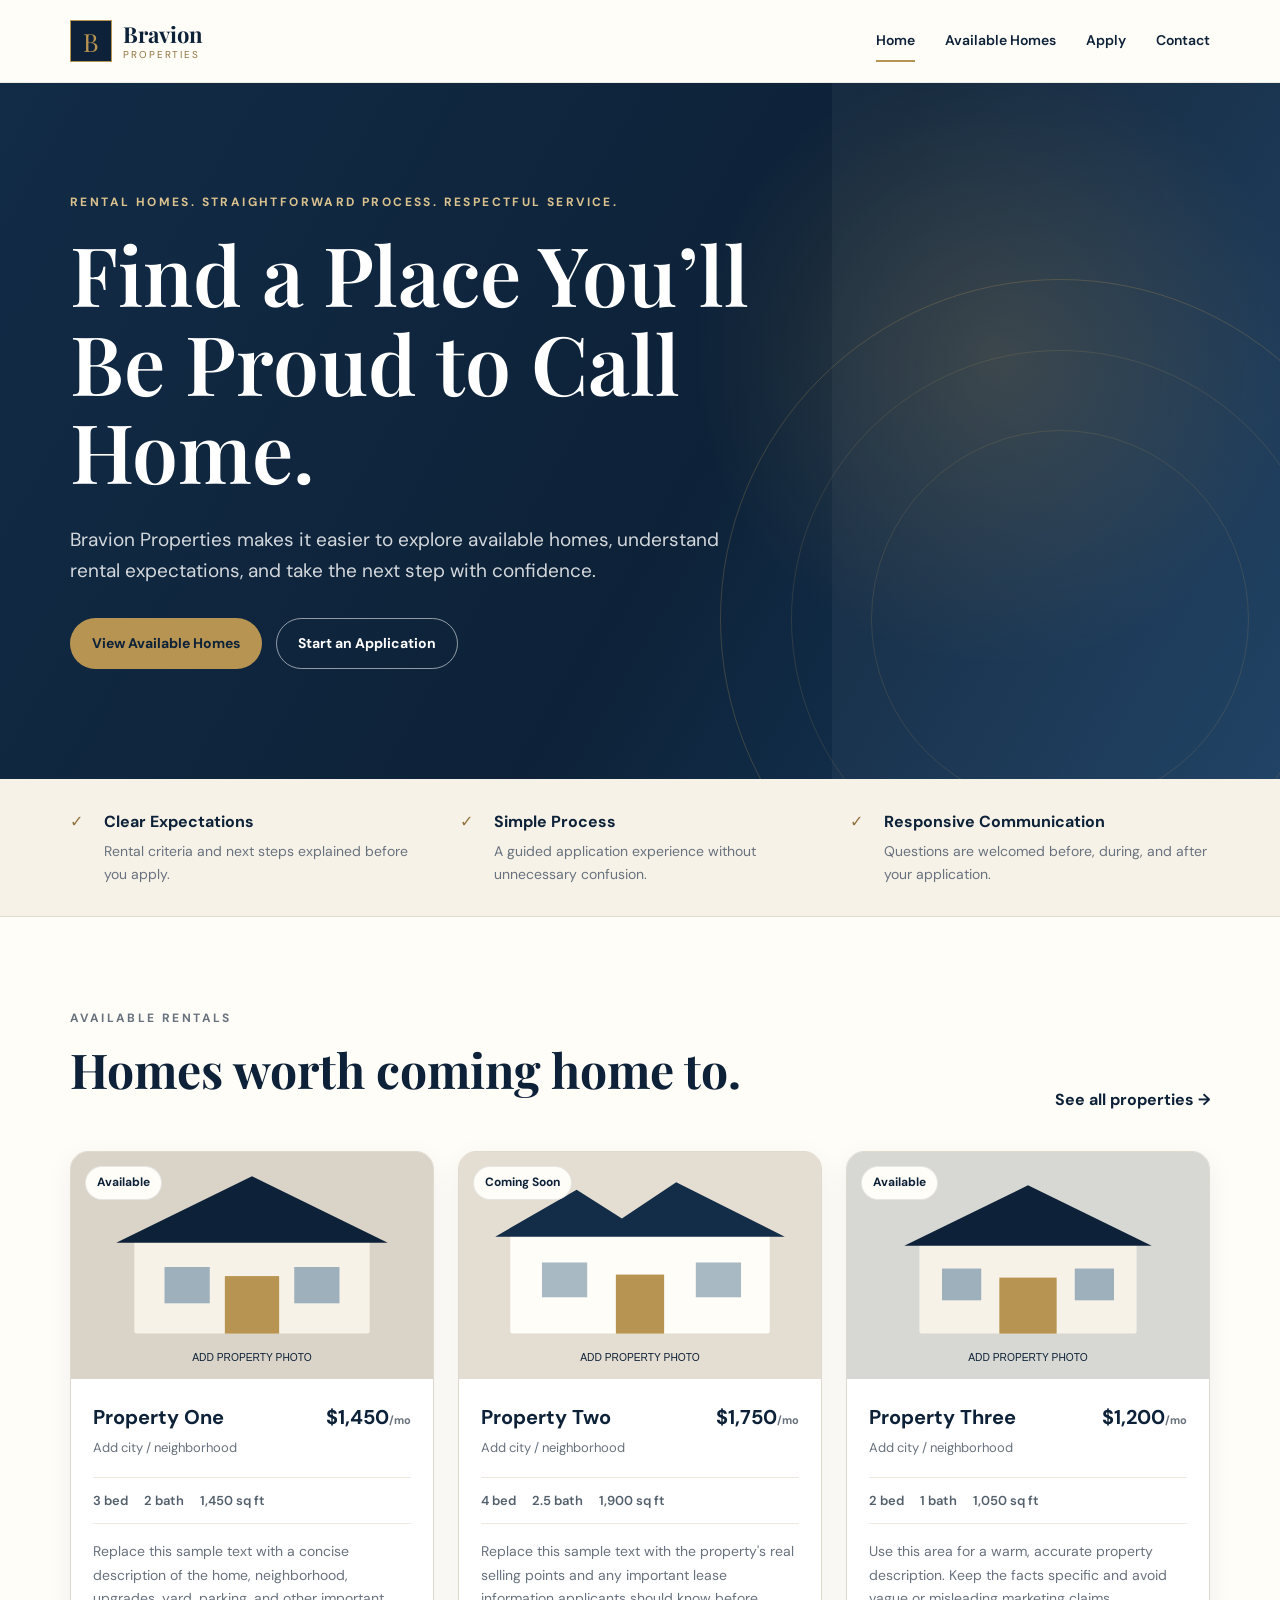
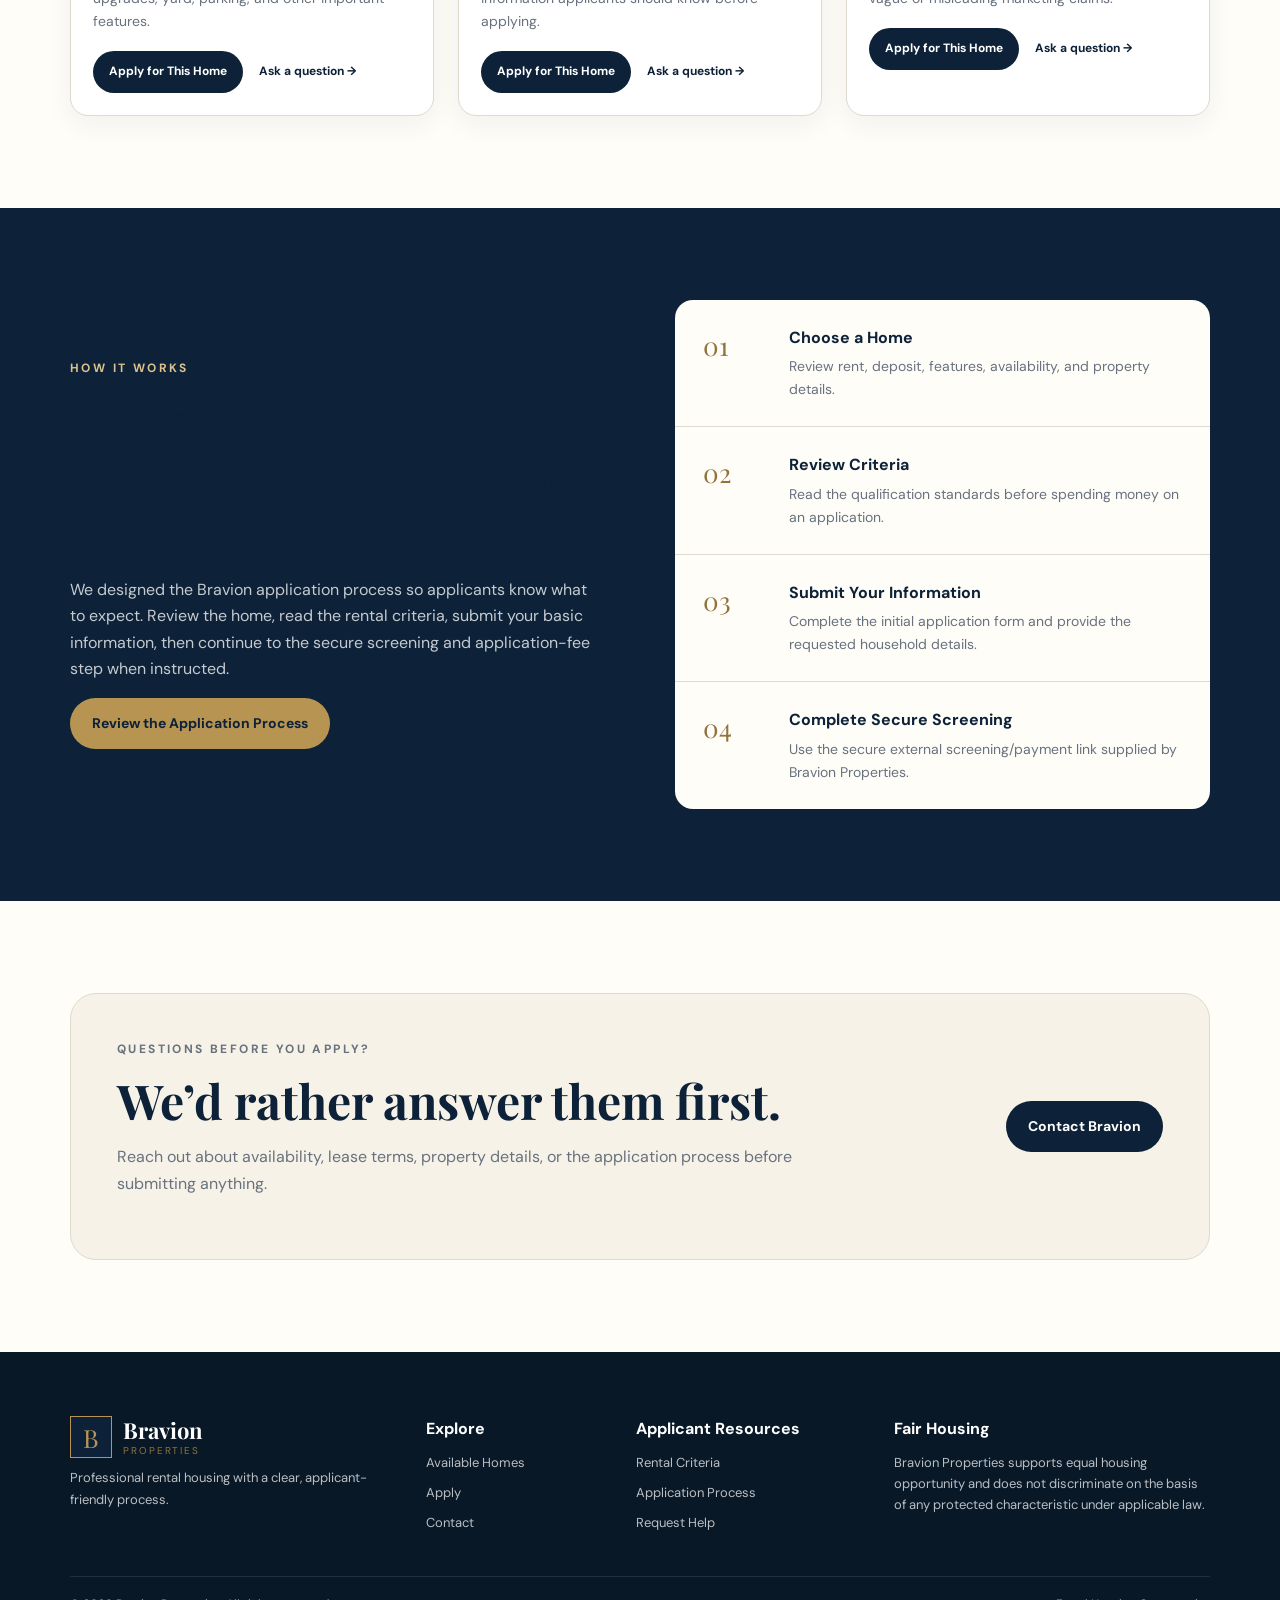
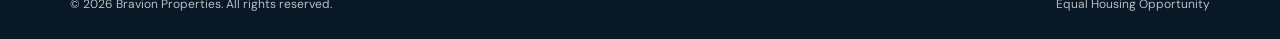
<file: index.html>
<!doctype html>
<html lang="en">
<head>
  <meta charset="utf-8">
  <meta name="viewport" content="width=device-width, initial-scale=1">
  <meta name="description" content="Bravion Properties offers well-maintained rental homes with a clear, respectful application experience.">
  <title>Bravion Properties | Find Your Next Home</title>
  <link rel="preconnect" href="https://fonts.googleapis.com">
  <link rel="preconnect" href="https://fonts.gstatic.com" crossorigin>
  <link href="https://fonts.googleapis.com/css2?family=DM+Sans:wght@400;500;600;700&family=Playfair+Display:wght@600;700&display=swap" rel="stylesheet">
  <link rel="stylesheet" href="css/styles.css">
</head>
<body>
  <a class="skip-link" href="#main">Skip to content</a>
  <header class="site-header">
    <div class="container nav-wrap">
      <a class="brand" href="index.html" aria-label="Bravion Properties home">
        <span class="brand-mark">B</span>
        <span class="brand-text"><strong>Bravion</strong><small>Properties</small></span>
      </a>
      <button class="nav-toggle" aria-expanded="false" aria-controls="main-nav">Menu</button>
      <nav id="main-nav" class="main-nav" aria-label="Primary navigation">
        <a class="active" href="index.html">Home</a>
        <a href="properties.html">Available Homes</a>
        <a href="apply.html">Apply</a>
        <a href="contact.html">Contact</a>
      </nav>
    </div>
  </header>

  <main id="main">
    <section class="hero">
      <div class="hero-overlay"></div>
      <div class="container hero-content">
        <p class="eyebrow light">Rental homes. Straightforward process. Respectful service.</p>
        <h1>Find a Place You’ll Be Proud to Call Home.</h1>
        <p class="hero-copy">Bravion Properties makes it easier to explore available homes, understand rental expectations, and take the next step with confidence.</p>
        <div class="button-row">
          <a class="btn btn-gold" href="properties.html">View Available Homes</a>
          <a class="btn btn-outline-light" href="apply.html">Start an Application</a>
        </div>
      </div>
    </section>

    <section class="trust-strip" aria-label="Bravion property commitments">
      <div class="container trust-grid">
        <div><span class="check">✓</span><strong>Clear Expectations</strong><p>Rental criteria and next steps explained before you apply.</p></div>
        <div><span class="check">✓</span><strong>Simple Process</strong><p>A guided application experience without unnecessary confusion.</p></div>
        <div><span class="check">✓</span><strong>Responsive Communication</strong><p>Questions are welcomed before, during, and after your application.</p></div>
      </div>
    </section>

    <section class="section">
      <div class="container">
        <div class="section-heading split-heading">
          <div>
            <p class="eyebrow">Available Rentals</p>
            <h2>Homes worth coming home to.</h2>
          </div>
          <a class="text-link" href="properties.html">See all properties →</a>
        </div>
        <div id="featured-properties" class="property-grid" aria-live="polite"></div>
      </div>
    </section>

    <section class="section section-navy">
      <div class="container two-column">
        <div>
          <p class="eyebrow light">How It Works</p>
          <h2>A better rental experience starts with clarity.</h2>
          <p>We designed the Bravion application process so applicants know what to expect. Review the home, read the rental criteria, submit your basic information, then continue to the secure screening and application-fee step when instructed.</p>
          <a class="btn btn-gold" href="apply.html">Review the Application Process</a>
        </div>
        <ol class="steps-card">
          <li><span>01</span><div><strong>Choose a Home</strong><p>Review rent, deposit, features, availability, and property details.</p></div></li>
          <li><span>02</span><div><strong>Review Criteria</strong><p>Read the qualification standards before spending money on an application.</p></div></li>
          <li><span>03</span><div><strong>Submit Your Information</strong><p>Complete the initial application form and provide the requested household details.</p></div></li>
          <li><span>04</span><div><strong>Complete Secure Screening</strong><p>Use the secure external screening/payment link supplied by Bravion Properties.</p></div></li>
        </ol>
      </div>
    </section>

    <section class="section">
      <div class="container cta-panel">
        <div>
          <p class="eyebrow">Questions Before You Apply?</p>
          <h2>We’d rather answer them first.</h2>
          <p>Reach out about availability, lease terms, property details, or the application process before submitting anything.</p>
        </div>
        <a class="btn btn-navy" href="contact.html">Contact Bravion</a>
      </div>
    </section>
  </main>

  <footer class="site-footer">
    <div class="container footer-grid">
      <div><a class="brand footer-brand" href="index.html"><span class="brand-mark">B</span><span class="brand-text"><strong>Bravion</strong><small>Properties</small></span></a><p>Professional rental housing with a clear, applicant-friendly process.</p></div>
      <div><strong>Explore</strong><a href="properties.html">Available Homes</a><a href="apply.html">Apply</a><a href="contact.html">Contact</a></div>
      <div><strong>Applicant Resources</strong><a href="apply.html#criteria">Rental Criteria</a><a href="apply.html#process">Application Process</a><a href="contact.html">Request Help</a></div>
      <div><strong>Fair Housing</strong><p>Bravion Properties supports equal housing opportunity and does not discriminate on the basis of any protected characteristic under applicable law.</p></div>
    </div>
    <div class="container footer-bottom"><span>© <span id="year"></span> Bravion Properties. All rights reserved.</span><span>Equal Housing Opportunity</span></div>
  </footer>
  <script src="js/app.js"></script>
</body>
</html>
</file>
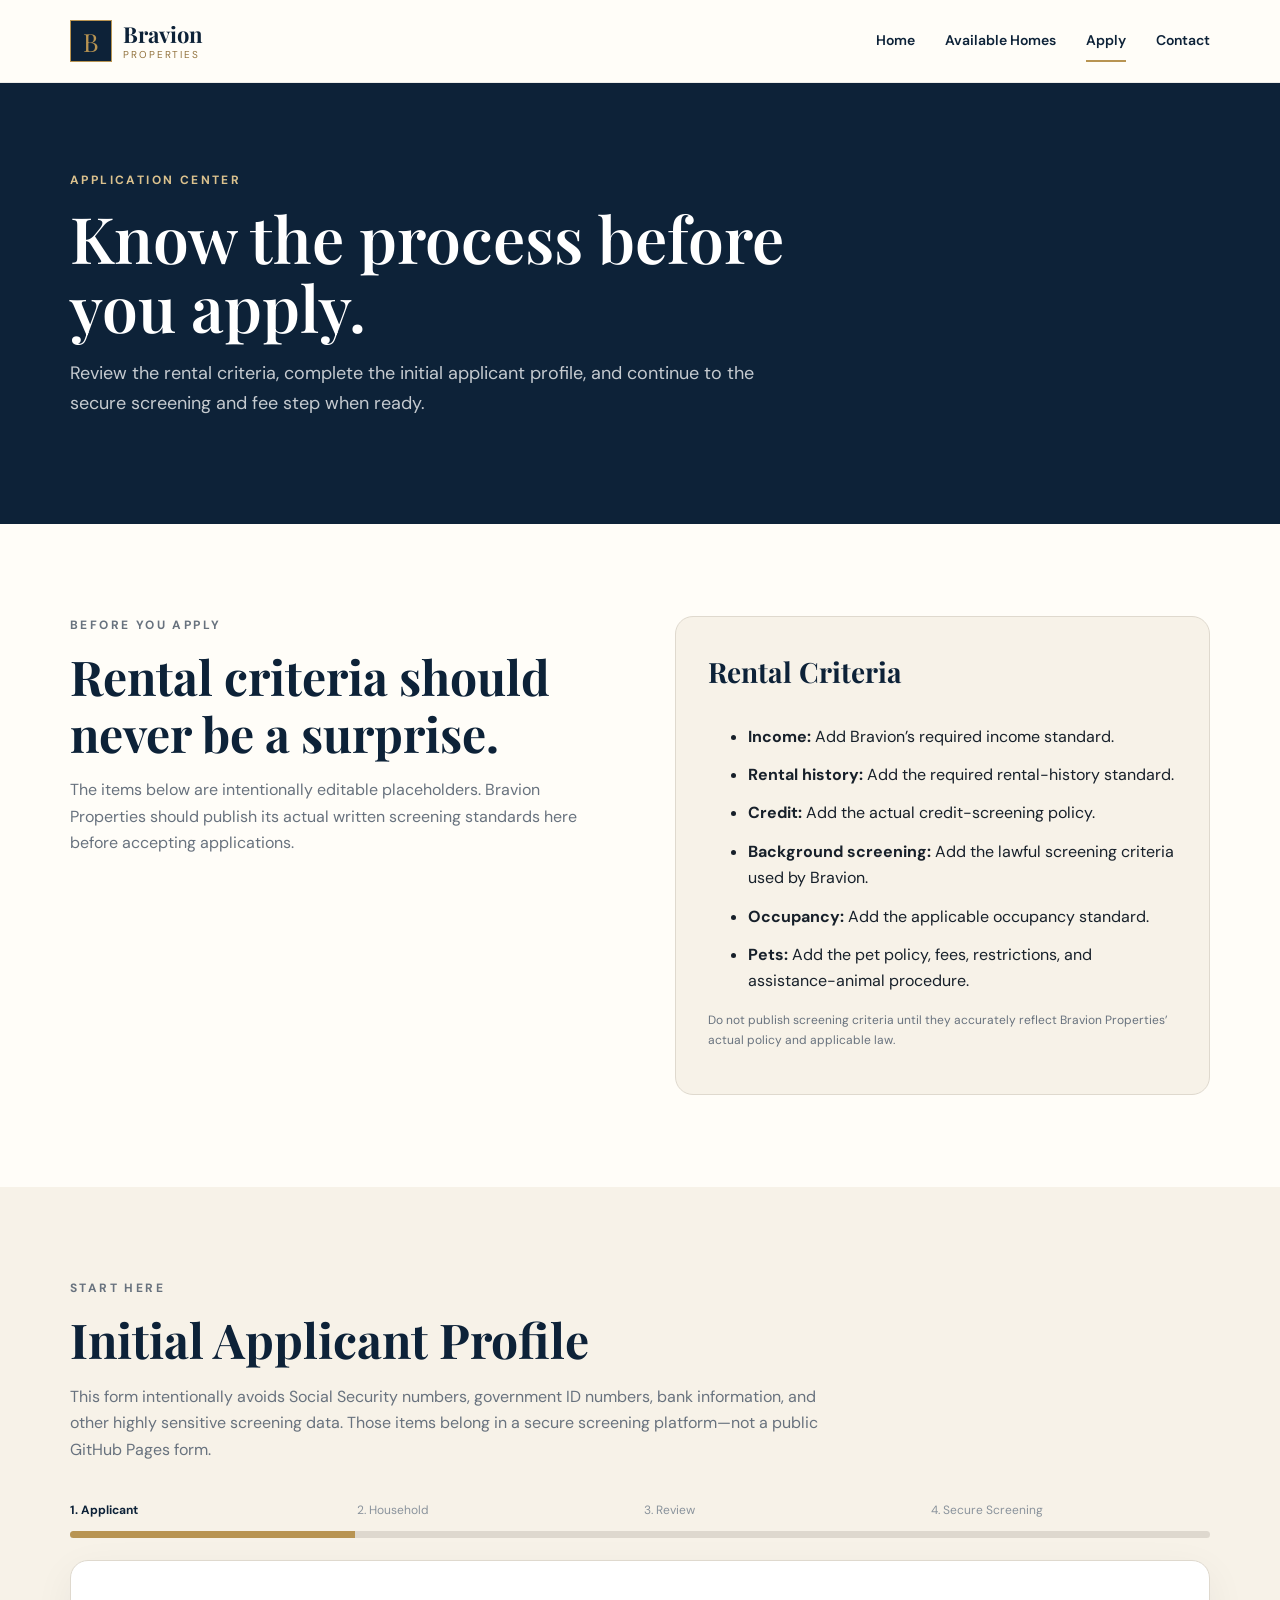
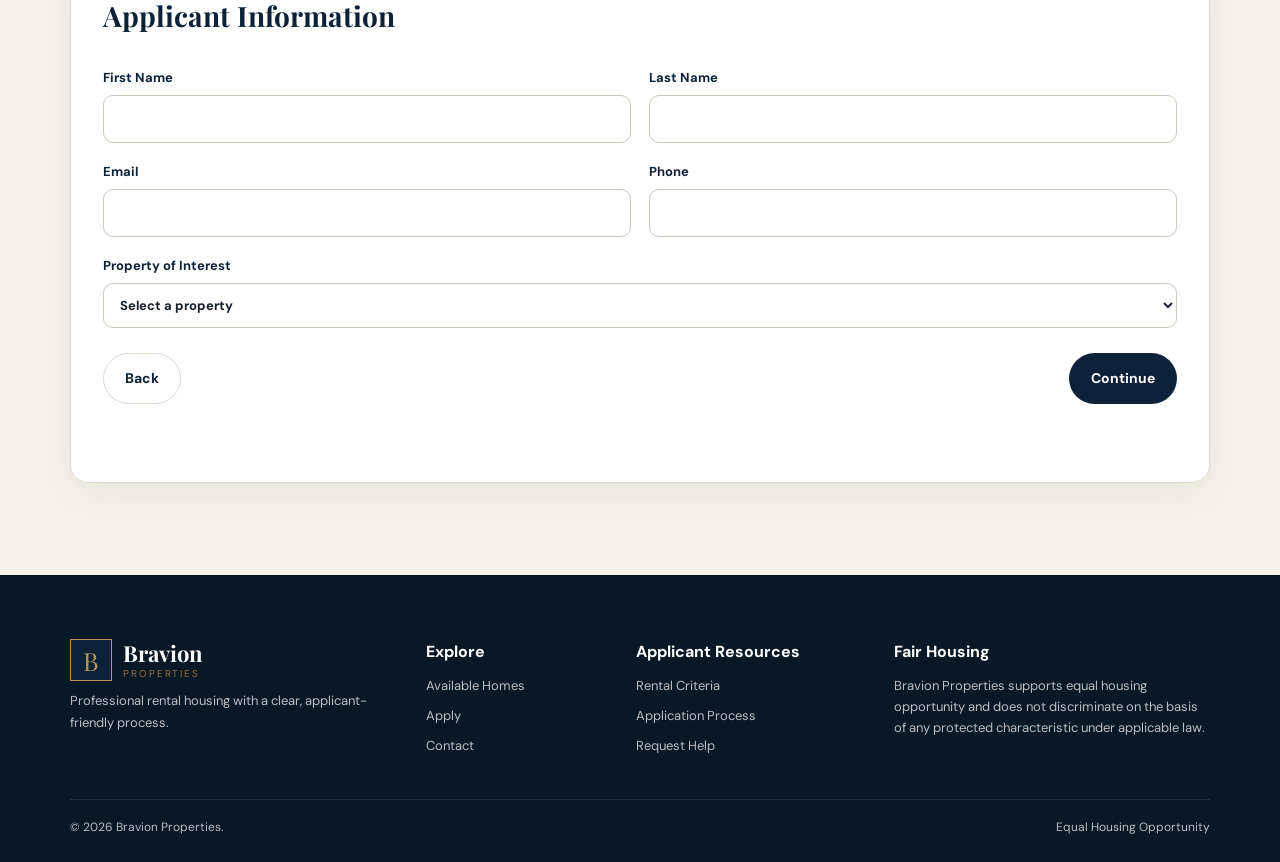
<file: apply.html>
<!doctype html>
<html lang="en">
<head>
  <meta charset="utf-8">
  <meta name="viewport" content="width=device-width, initial-scale=1">
  <meta name="description" content="Review rental criteria and begin an application with Bravion Properties.">
  <title>Apply | Bravion Properties</title>
  <link rel="preconnect" href="https://fonts.googleapis.com">
  <link rel="preconnect" href="https://fonts.gstatic.com" crossorigin>
  <link href="https://fonts.googleapis.com/css2?family=DM+Sans:wght@400;500;600;700&family=Playfair+Display:wght@600;700&display=swap" rel="stylesheet">
  <link rel="stylesheet" href="css/styles.css">
</head>
<body>
  <a class="skip-link" href="#main">Skip to content</a>
  <header class="site-header"><div class="container nav-wrap"><a class="brand" href="index.html"><span class="brand-mark">B</span><span class="brand-text"><strong>Bravion</strong><small>Properties</small></span></a><button class="nav-toggle" aria-expanded="false" aria-controls="main-nav">Menu</button><nav id="main-nav" class="main-nav"><a href="index.html">Home</a><a href="properties.html">Available Homes</a><a class="active" href="apply.html">Apply</a><a href="contact.html">Contact</a></nav></div></header>
  <main id="main">
    <section class="page-hero"><div class="container"><p class="eyebrow light">Application Center</p><h1>Know the process before you apply.</h1><p>Review the rental criteria, complete the initial applicant profile, and continue to the secure screening and fee step when ready.</p></div></section>

    <section id="criteria" class="section">
      <div class="container two-column criteria-layout">
        <div>
          <p class="eyebrow">Before You Apply</p><h2>Rental criteria should never be a surprise.</h2>
          <p>The items below are intentionally editable placeholders. Bravion Properties should publish its actual written screening standards here before accepting applications.</p>
        </div>
        <div class="criteria-card">
          <h3>Rental Criteria</h3>
          <ul>
            <li><strong>Income:</strong> Add Bravion’s required income standard.</li>
            <li><strong>Rental history:</strong> Add the required rental-history standard.</li>
            <li><strong>Credit:</strong> Add the actual credit-screening policy.</li>
            <li><strong>Background screening:</strong> Add the lawful screening criteria used by Bravion.</li>
            <li><strong>Occupancy:</strong> Add the applicable occupancy standard.</li>
            <li><strong>Pets:</strong> Add the pet policy, fees, restrictions, and assistance-animal procedure.</li>
          </ul>
          <p class="small-note">Do not publish screening criteria until they accurately reflect Bravion Properties’ actual policy and applicable law.</p>
        </div>
      </div>
    </section>

    <section id="process" class="section section-soft">
      <div class="container">
        <div class="section-heading"><p class="eyebrow">Start Here</p><h2>Initial Applicant Profile</h2><p>This form intentionally avoids Social Security numbers, government ID numbers, bank information, and other highly sensitive screening data. Those items belong in a secure screening platform—not a public GitHub Pages form.</p></div>
        <div class="progress-wrap" aria-label="Application progress"><div class="progress-labels"><span class="active">1. Applicant</span><span>2. Household</span><span>3. Review</span><span>4. Secure Screening</span></div><div class="progress-track"><div id="progress-fill" class="progress-fill" style="width:25%"></div></div></div>
        <form id="application-form" class="application-card" novalidate>
          <section class="form-step active" data-step="1">
            <h3>Applicant Information</h3>
            <div class="form-grid">
              <label>First Name<input name="firstName" autocomplete="given-name" required></label>
              <label>Last Name<input name="lastName" autocomplete="family-name" required></label>
              <label>Email<input type="email" name="email" autocomplete="email" required></label>
              <label>Phone<input type="tel" name="phone" autocomplete="tel" required></label>
              <label class="full">Property of Interest<select name="property" id="property-select" required><option value="">Select a property</option></select></label>
            </div>
          </section>
          <section class="form-step" data-step="2">
            <h3>Household Information</h3>
            <div class="form-grid">
              <label>Desired Move-In Date<input type="date" name="moveInDate" required></label>
              <label>Number of Occupants<input type="number" name="occupants" min="1" max="20" required></label>
              <label>Number of Pets<input type="number" name="pets" min="0" max="10" value="0"></label>
              <label>Approximate Monthly Household Income<input type="number" name="income" min="0" step="100" inputmode="numeric" required></label>
              <label class="full">Questions or Notes<textarea name="notes" rows="4" placeholder="Optional"></textarea></label>
            </div>
          </section>
          <section class="form-step" data-step="3">
            <h3>Review and Acknowledge</h3>
            <div id="application-review" class="review-box"></div>
            <label class="checkbox-row"><input type="checkbox" name="acknowledge" required><span>I understand this is an initial applicant profile and does not constitute approval, a lease, or a complete screening application.</span></label>
          </section>
          <section class="form-step" data-step="4">
            <h3>Continue to Secure Screening</h3>
            <p>Your initial profile is ready. Bravion Properties can connect this button to its approved screening provider and application-fee payment page.</p>
            <div class="secure-callout"><strong>Application Fee</strong><span id="fee-display">Configured by Bravion Properties</span></div>
            <a id="screening-link" class="btn btn-gold disabled-link" href="#" aria-disabled="true">Secure Screening Link Not Yet Configured</a>
            <p class="small-note">The live site should use a reputable screening/payment provider. Do not request SSNs, bank details, or full identity documents through email or a static web form.</p>
          </section>
          <div class="form-actions"><button id="prev-step" class="btn btn-secondary" type="button" hidden>Back</button><button id="next-step" class="btn btn-navy" type="button">Continue</button></div>
          <p id="form-message" class="form-message" role="status"></p>
        </form>
      </div>
    </section>
  </main>
  <footer class="site-footer"><div class="container footer-grid"><div><a class="brand footer-brand" href="index.html"><span class="brand-mark">B</span><span class="brand-text"><strong>Bravion</strong><small>Properties</small></span></a><p>Professional rental housing with a clear, applicant-friendly process.</p></div><div><strong>Explore</strong><a href="properties.html">Available Homes</a><a href="apply.html">Apply</a><a href="contact.html">Contact</a></div><div><strong>Applicant Resources</strong><a href="#criteria">Rental Criteria</a><a href="#process">Application Process</a><a href="contact.html">Request Help</a></div><div><strong>Fair Housing</strong><p>Bravion Properties supports equal housing opportunity and does not discriminate on the basis of any protected characteristic under applicable law.</p></div></div><div class="container footer-bottom"><span>© <span id="year"></span> Bravion Properties.</span><span>Equal Housing Opportunity</span></div></footer>
  <script src="js/app.js"></script>
</body>
</html>
</file>
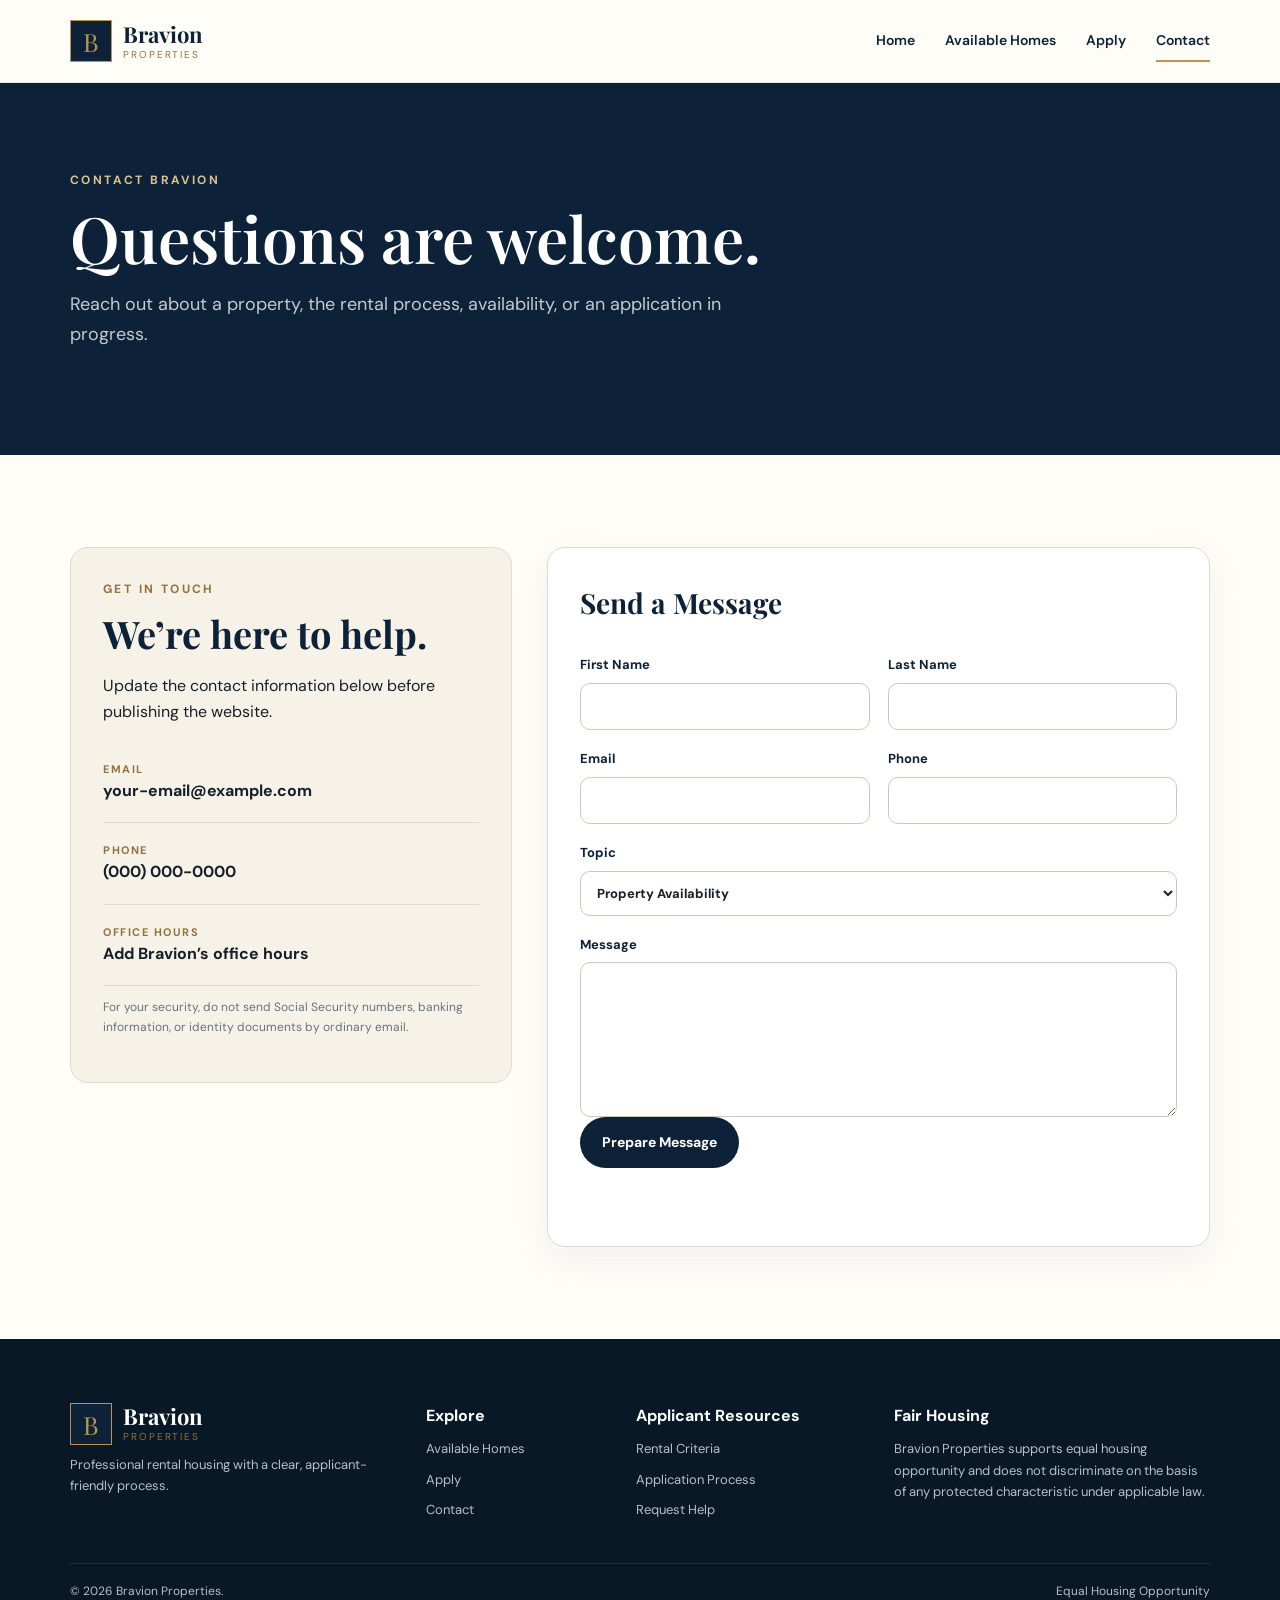
<file: contact.html>
<!doctype html>
<html lang="en">
<head>
  <meta charset="utf-8">
  <meta name="viewport" content="width=device-width, initial-scale=1">
  <meta name="description" content="Contact Bravion Properties about rental availability and applications.">
  <title>Contact | Bravion Properties</title>
  <link rel="preconnect" href="https://fonts.googleapis.com">
  <link rel="preconnect" href="https://fonts.gstatic.com" crossorigin>
  <link href="https://fonts.googleapis.com/css2?family=DM+Sans:wght@400;500;600;700&family=Playfair+Display:wght@600;700&display=swap" rel="stylesheet">
  <link rel="stylesheet" href="css/styles.css">
</head>
<body>
  <a class="skip-link" href="#main">Skip to content</a>
  <header class="site-header"><div class="container nav-wrap"><a class="brand" href="index.html"><span class="brand-mark">B</span><span class="brand-text"><strong>Bravion</strong><small>Properties</small></span></a><button class="nav-toggle" aria-expanded="false" aria-controls="main-nav">Menu</button><nav id="main-nav" class="main-nav"><a href="index.html">Home</a><a href="properties.html">Available Homes</a><a href="apply.html">Apply</a><a class="active" href="contact.html">Contact</a></nav></div></header>
  <main id="main">
    <section class="page-hero"><div class="container"><p class="eyebrow light">Contact Bravion</p><h1>Questions are welcome.</h1><p>Reach out about a property, the rental process, availability, or an application in progress.</p></div></section>
    <section class="section"><div class="container contact-layout">
      <div class="contact-card"><p class="eyebrow">Get In Touch</p><h2>We’re here to help.</h2><p>Update the contact information below before publishing the website.</p><div class="contact-detail"><span>Email</span><strong>your-email@example.com</strong></div><div class="contact-detail"><span>Phone</span><strong>(000) 000-0000</strong></div><div class="contact-detail"><span>Office Hours</span><strong>Add Bravion’s office hours</strong></div><p class="small-note">For your security, do not send Social Security numbers, banking information, or identity documents by ordinary email.</p></div>
      <form id="contact-form" class="application-card">
        <h3>Send a Message</h3>
        <div class="form-grid"><label>First Name<input name="firstName" required></label><label>Last Name<input name="lastName" required></label><label>Email<input type="email" name="email" required></label><label>Phone<input type="tel" name="phone"></label><label class="full">Topic<select name="topic"><option>Property Availability</option><option>Application Question</option><option>Current Resident</option><option>General Question</option></select></label><label class="full">Message<textarea name="message" rows="6" required></textarea></label></div>
        <button class="btn btn-navy" type="submit">Prepare Message</button><p id="contact-message" class="form-message" role="status"></p>
      </form>
    </div></section>
  </main>
  <footer class="site-footer"><div class="container footer-grid"><div><a class="brand footer-brand" href="index.html"><span class="brand-mark">B</span><span class="brand-text"><strong>Bravion</strong><small>Properties</small></span></a><p>Professional rental housing with a clear, applicant-friendly process.</p></div><div><strong>Explore</strong><a href="properties.html">Available Homes</a><a href="apply.html">Apply</a><a href="contact.html">Contact</a></div><div><strong>Applicant Resources</strong><a href="apply.html#criteria">Rental Criteria</a><a href="apply.html#process">Application Process</a><a href="contact.html">Request Help</a></div><div><strong>Fair Housing</strong><p>Bravion Properties supports equal housing opportunity and does not discriminate on the basis of any protected characteristic under applicable law.</p></div></div><div class="container footer-bottom"><span>© <span id="year"></span> Bravion Properties.</span><span>Equal Housing Opportunity</span></div></footer>
  <script src="js/app.js"></script>
</body>
</html>
</file>
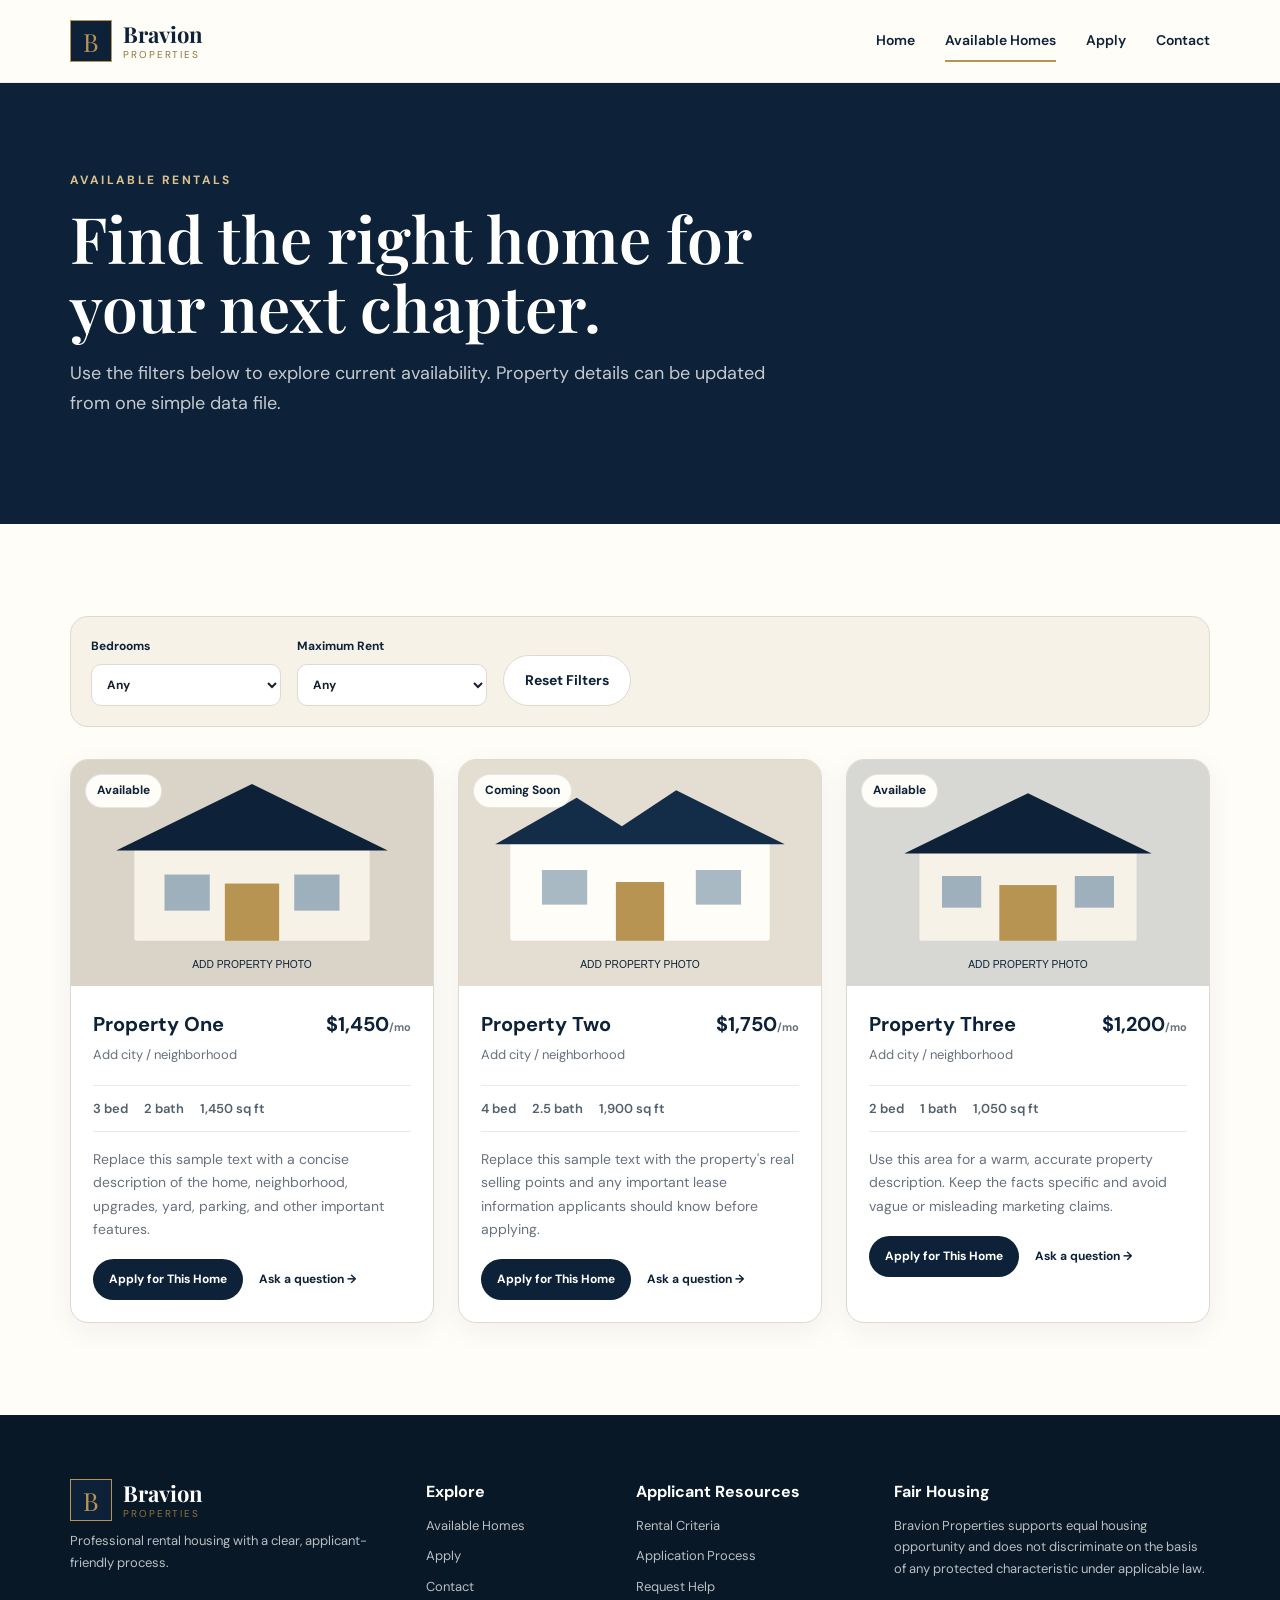
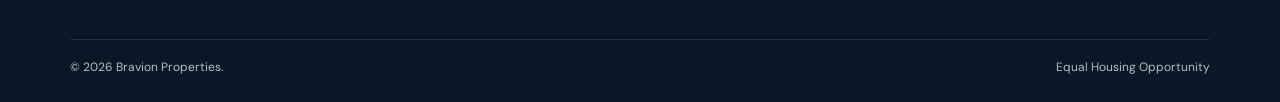
<file: properties.html>
<!doctype html>
<html lang="en">
<head>
  <meta charset="utf-8">
  <meta name="viewport" content="width=device-width, initial-scale=1">
  <meta name="description" content="Browse available rental homes from Bravion Properties.">
  <title>Available Homes | Bravion Properties</title>
  <link rel="preconnect" href="https://fonts.googleapis.com">
  <link rel="preconnect" href="https://fonts.gstatic.com" crossorigin>
  <link href="https://fonts.googleapis.com/css2?family=DM+Sans:wght@400;500;600;700&family=Playfair+Display:wght@600;700&display=swap" rel="stylesheet">
  <link rel="stylesheet" href="css/styles.css">
</head>
<body>
  <a class="skip-link" href="#main">Skip to content</a>
  <header class="site-header"><div class="container nav-wrap"><a class="brand" href="index.html"><span class="brand-mark">B</span><span class="brand-text"><strong>Bravion</strong><small>Properties</small></span></a><button class="nav-toggle" aria-expanded="false" aria-controls="main-nav">Menu</button><nav id="main-nav" class="main-nav"><a href="index.html">Home</a><a class="active" href="properties.html">Available Homes</a><a href="apply.html">Apply</a><a href="contact.html">Contact</a></nav></div></header>
  <main id="main">
    <section class="page-hero"><div class="container"><p class="eyebrow light">Available Rentals</p><h1>Find the right home for your next chapter.</h1><p>Use the filters below to explore current availability. Property details can be updated from one simple data file.</p></div></section>
    <section class="section">
      <div class="container">
        <div class="filter-bar">
          <label>Bedrooms<select id="bed-filter"><option value="all">Any</option><option value="1">1+</option><option value="2">2+</option><option value="3">3+</option><option value="4">4+</option></select></label>
          <label>Maximum Rent<select id="price-filter"><option value="all">Any</option><option value="1000">$1,000</option><option value="1500">$1,500</option><option value="2000">$2,000</option><option value="2500">$2,500</option><option value="3000">$3,000</option></select></label>
          <button id="reset-filters" class="btn btn-secondary" type="button">Reset Filters</button>
        </div>
        <div id="property-list" class="property-grid"></div>
        <div id="no-properties" class="empty-state" hidden><h2>No homes match those filters.</h2><p>Reset the filters or contact Bravion Properties about upcoming availability.</p><a class="btn btn-navy" href="contact.html">Contact Us</a></div>
      </div>
    </section>
  </main>
  <footer class="site-footer"><div class="container footer-grid"><div><a class="brand footer-brand" href="index.html"><span class="brand-mark">B</span><span class="brand-text"><strong>Bravion</strong><small>Properties</small></span></a><p>Professional rental housing with a clear, applicant-friendly process.</p></div><div><strong>Explore</strong><a href="properties.html">Available Homes</a><a href="apply.html">Apply</a><a href="contact.html">Contact</a></div><div><strong>Applicant Resources</strong><a href="apply.html#criteria">Rental Criteria</a><a href="apply.html#process">Application Process</a><a href="contact.html">Request Help</a></div><div><strong>Fair Housing</strong><p>Bravion Properties supports equal housing opportunity and does not discriminate on the basis of any protected characteristic under applicable law.</p></div></div><div class="container footer-bottom"><span>© <span id="year"></span> Bravion Properties.</span><span>Equal Housing Opportunity</span></div></footer>
  <script src="js/app.js"></script>
</body>
</html>
</file>
<file: css/styles.css>
:root {
  --navy:#0d2238;
  --navy-2:#132d48;
  --ivory:#f7f2e8;
  --cream:#fffdf8;
  --gold:#b89452;
  --gold-dark:#92723d;
  --ink:#17202a;
  --muted:#68727e;
  --line:#dfd9ce;
  --white:#ffffff;
  --shadow:0 18px 50px rgba(13,34,56,.12);
  --radius:18px;
}
*{box-sizing:border-box}
html{scroll-behavior:smooth}
body{margin:0;font-family:'DM Sans',system-ui,sans-serif;color:var(--ink);background:var(--cream);line-height:1.65}
a{color:inherit} img{max-width:100%;display:block} button,input,select,textarea{font:inherit}
.container{width:min(1140px,calc(100% - 40px));margin-inline:auto}.skip-link{position:absolute;left:-9999px}.skip-link:focus{left:16px;top:16px;z-index:999;background:#fff;padding:10px}
.site-header{position:sticky;top:0;z-index:50;background:rgba(255,253,248,.96);backdrop-filter:blur(12px);border-bottom:1px solid rgba(13,34,56,.08)}
.nav-wrap{height:82px;display:flex;align-items:center;justify-content:space-between}.brand{display:flex;align-items:center;gap:11px;text-decoration:none}.brand-mark{display:grid;place-items:center;width:42px;height:42px;border:1px solid var(--gold);background:var(--navy);color:var(--gold);font-family:'Playfair Display',serif;font-size:25px}.brand-text{display:flex;flex-direction:column;line-height:1}.brand-text strong{font-family:'Playfair Display',serif;font-size:22px;color:var(--navy)}.brand-text small{text-transform:uppercase;letter-spacing:.19em;font-size:10px;color:var(--gold-dark);margin-top:5px}.main-nav{display:flex;gap:30px;align-items:center}.main-nav a{text-decoration:none;color:var(--navy);font-weight:600;font-size:14px;position:relative}.main-nav a::after{content:'';position:absolute;left:0;right:100%;bottom:-9px;height:2px;background:var(--gold);transition:.2s}.main-nav a:hover::after,.main-nav a.active::after{right:0}.nav-toggle{display:none;background:none;border:1px solid var(--line);padding:8px 12px;border-radius:8px;color:var(--navy)}
.hero{position:relative;min-height:650px;display:flex;align-items:center;background:linear-gradient(120deg,#122b46,#0d2238 55%,#183b5f);overflow:hidden}.hero::before{content:'';position:absolute;inset:0;background:radial-gradient(circle at 78% 40%,rgba(184,148,82,.22),transparent 28%),linear-gradient(90deg,transparent 65%,rgba(255,255,255,.04) 65%);}.hero-overlay{position:absolute;right:-120px;bottom:-180px;width:680px;height:680px;border:1px solid rgba(184,148,82,.27);border-radius:50%}.hero-overlay::before,.hero-overlay::after{content:'';position:absolute;border:1px solid rgba(184,148,82,.18);border-radius:50%;inset:70px}.hero-overlay::after{inset:150px}.hero-content{position:relative;z-index:2;color:white;padding-block:110px}.hero h1,.page-hero h1{font-family:'Playfair Display',serif;font-weight:600;line-height:1.08;margin:.2em 0 .35em}.hero h1{max-width:760px;font-size:clamp(48px,7vw,82px)}.hero-copy{max-width:665px;font-size:19px;color:rgba(255,255,255,.82)}.eyebrow{text-transform:uppercase;letter-spacing:.2em;font-size:12px;font-weight:700;color:var(--gold-dark);margin:0 0 12px}.eyebrow.light{color:#dbc28e}.button-row{display:flex;gap:14px;flex-wrap:wrap;margin-top:32px}.btn{display:inline-flex;align-items:center;justify-content:center;border:1px solid transparent;border-radius:999px;padding:13px 21px;text-decoration:none;font-weight:700;font-size:14px;cursor:pointer;transition:.2s}.btn:hover{transform:translateY(-1px)}.btn-gold{background:var(--gold);color:var(--navy)}.btn-gold:hover{background:#c9a763}.btn-navy{background:var(--navy);color:#fff}.btn-navy:hover{background:var(--navy-2)}.btn-outline-light{border-color:rgba(255,255,255,.55);color:#fff}.btn-outline-light:hover{background:rgba(255,255,255,.08)}.btn-secondary{background:#fff;border-color:var(--line);color:var(--navy)}
.trust-strip{background:var(--ivory);border-bottom:1px solid var(--line)}.trust-grid{display:grid;grid-template-columns:repeat(3,1fr);gap:30px;padding:30px 0}.trust-grid div{position:relative;padding-left:34px}.trust-grid strong{color:var(--navy)}.trust-grid p{margin:4px 0 0;color:var(--muted);font-size:14px}.check{position:absolute;left:0;top:0;color:var(--gold-dark);font-weight:800}
.section{padding:92px 0}.section-soft{background:var(--ivory)}.section-navy{background:var(--navy);color:white}.section-navy h2{color:white}.section-heading{max-width:760px;margin-bottom:38px}.section-heading h2,.two-column h2,.cta-panel h2,.contact-card h2{font-family:'Playfair Display',serif;color:var(--navy);font-size:clamp(34px,4vw,48px);line-height:1.18;margin:0 0 16px}.section-heading p,.two-column p,.cta-panel p{color:var(--muted)}.section-navy p{color:rgba(255,255,255,.76)}.split-heading{max-width:none;display:flex;align-items:end;justify-content:space-between;gap:30px}.text-link{color:var(--navy);font-weight:700;text-decoration:none}.text-link:hover{color:var(--gold-dark)}
.property-grid{display:grid;grid-template-columns:repeat(3,1fr);gap:24px}.property-card{background:var(--white);border:1px solid var(--line);border-radius:var(--radius);overflow:hidden;box-shadow:0 8px 28px rgba(13,34,56,.06);transition:.25s}.property-card:hover{transform:translateY(-4px);box-shadow:var(--shadow)}.property-image-wrap{position:relative;aspect-ratio:16/10;background:#e9e3d9;overflow:hidden}.property-image{width:100%;height:100%;object-fit:cover}.status-badge{position:absolute;top:14px;left:14px;background:var(--cream);color:var(--navy);border:1px solid rgba(13,34,56,.1);border-radius:999px;padding:6px 11px;font-size:12px;font-weight:700}.property-body{padding:22px}.property-topline{display:flex;gap:15px;justify-content:space-between}.property-topline h3{margin:0;color:var(--navy);font-size:20px}.property-topline p{margin:3px 0;color:var(--muted);font-size:13px}.rent{color:var(--navy);font-size:20px;white-space:nowrap}.rent small{font-size:11px;color:var(--muted)}.property-facts{display:flex;gap:16px;margin:16px 0;padding:12px 0;border-block:1px solid #eee8de;font-size:13px;font-weight:600;color:#53606c}.property-body>p{font-size:14px;color:var(--muted)}.property-actions{display:flex;align-items:center;gap:16px;flex-wrap:wrap;margin-top:18px}.property-actions .btn{font-size:12px;padding:10px 15px}.property-actions .text-link{font-size:12px}
.two-column{display:grid;grid-template-columns:1fr 1fr;gap:70px;align-items:center}.steps-card{list-style:none;padding:0;margin:0;background:var(--cream);color:var(--ink);border-radius:var(--radius);overflow:hidden}.steps-card li{display:grid;grid-template-columns:68px 1fr;gap:18px;padding:25px 28px;border-bottom:1px solid var(--line)}.steps-card li:last-child{border:0}.steps-card li>span{font-family:'Playfair Display',serif;color:var(--gold-dark);font-size:26px}.steps-card strong{color:var(--navy)}.steps-card p{color:var(--muted);margin:4px 0 0;font-size:14px}.cta-panel{background:var(--ivory);border:1px solid var(--line);border-radius:26px;padding:46px;display:flex;justify-content:space-between;gap:30px;align-items:center}.cta-panel div{max-width:700px}.cta-panel h2{margin-bottom:10px}
.page-hero{background:var(--navy);color:#fff;padding:88px 0}.page-hero h1{font-size:clamp(40px,6vw,64px);max-width:800px;margin:.15em 0}.page-hero p:last-child{max-width:720px;color:rgba(255,255,255,.76);font-size:18px}.filter-bar{display:flex;gap:16px;align-items:end;margin-bottom:32px;padding:20px;background:var(--ivory);border:1px solid var(--line);border-radius:var(--radius)}.filter-bar label{display:grid;gap:7px;font-size:12px;font-weight:700;color:var(--navy);min-width:190px}.filter-bar select{background:#fff;border:1px solid var(--line);border-radius:10px;padding:11px}.empty-state{text-align:center;background:var(--ivory);padding:50px;border-radius:var(--radius)}
.criteria-layout{align-items:start}.criteria-card{background:var(--ivory);border:1px solid var(--line);border-radius:var(--radius);padding:32px}.criteria-card h3,.application-card h3{margin-top:0;color:var(--navy);font-family:'Playfair Display',serif;font-size:28px}.criteria-card li{margin-bottom:12px}.small-note{font-size:12px;color:var(--muted)}.progress-wrap{margin:0 0 22px}.progress-labels{display:grid;grid-template-columns:repeat(4,1fr);gap:8px;font-size:12px;color:#8a939c;margin-bottom:10px}.progress-labels span.active{color:var(--navy);font-weight:700}.progress-track{height:7px;background:#ded8ce;border-radius:999px;overflow:hidden}.progress-fill{height:100%;background:var(--gold);transition:.25s}.application-card{background:#fff;border:1px solid var(--line);box-shadow:0 12px 40px rgba(13,34,56,.06);border-radius:var(--radius);padding:32px}.form-step{display:none}.form-step.active{display:block}.form-grid{display:grid;grid-template-columns:1fr 1fr;gap:18px}.form-grid label{display:grid;gap:7px;font-size:13px;font-weight:700;color:var(--navy)}.form-grid .full{grid-column:1/-1}input,select,textarea{width:100%;border:1px solid #cec7bc;border-radius:10px;background:#fff;padding:12px;color:var(--ink)}input:focus,select:focus,textarea:focus{outline:2px solid rgba(184,148,82,.3);border-color:var(--gold)}textarea{resize:vertical}.form-actions{display:flex;justify-content:space-between;margin-top:25px}.form-message{min-height:20px;color:#865d27;font-size:13px}.review-box{border:1px solid var(--line);border-radius:12px;overflow:hidden;margin-bottom:20px}.review-box div{display:grid;grid-template-columns:220px 1fr;padding:12px 15px;border-bottom:1px solid #eee8de}.review-box div:last-child{border:0}.review-box span{color:var(--muted);font-size:13px}.checkbox-row{display:flex!important;grid-template-columns:none!important;align-items:flex-start;gap:10px!important;color:var(--ink)!important;font-weight:500!important}.checkbox-row input{width:auto;margin-top:5px}.secure-callout{display:flex;justify-content:space-between;gap:20px;background:var(--ivory);border:1px solid var(--line);padding:17px;border-radius:12px;margin:20px 0}.disabled-link{opacity:.55;pointer-events:none}
.contact-layout{display:grid;grid-template-columns:.8fr 1.2fr;gap:35px;align-items:start}.contact-card{background:var(--ivory);border:1px solid var(--line);border-radius:var(--radius);padding:32px}.contact-card h2{font-size:38px}.contact-detail{padding:18px 0;border-bottom:1px solid var(--line);display:flex;flex-direction:column}.contact-detail span{font-size:11px;text-transform:uppercase;letter-spacing:.14em;color:var(--gold-dark);font-weight:700}
.site-footer{background:#081827;color:rgba(255,255,255,.72);padding-top:64px}.footer-grid{display:grid;grid-template-columns:1.3fr .7fr .9fr 1.3fr;gap:40px;padding-bottom:42px}.footer-grid>div{display:flex;flex-direction:column;gap:9px}.footer-grid strong{color:white}.footer-grid a{text-decoration:none;font-size:13px}.footer-grid a:not(.brand):hover{color:#dbc28e}.footer-grid p{font-size:13px;margin:0}.footer-brand .brand-text strong{color:#fff}.footer-bottom{border-top:1px solid rgba(255,255,255,.1);padding:18px 0 24px;display:flex;justify-content:space-between;font-size:12px}
@media(max-width:900px){.property-grid{grid-template-columns:1fr 1fr}.two-column,.contact-layout{grid-template-columns:1fr}.footer-grid{grid-template-columns:1fr 1fr}.hero{min-height:580px}.hero h1{font-size:55px}.trust-grid{grid-template-columns:1fr}.filter-bar{flex-wrap:wrap}.filter-bar label{flex:1}.split-heading{align-items:start}.criteria-layout{gap:28px}}
@media(max-width:680px){.container{width:min(100% - 28px,1140px)}.nav-toggle{display:block}.main-nav{display:none;position:absolute;top:82px;left:0;right:0;background:var(--cream);padding:20px 28px;border-bottom:1px solid var(--line);flex-direction:column;align-items:flex-start;gap:20px}.main-nav.open{display:flex}.hero{min-height:600px}.hero-content{padding-block:80px}.hero h1{font-size:46px}.hero-copy{font-size:17px}.section{padding:68px 0}.property-grid{grid-template-columns:1fr}.split-heading,.cta-panel{display:block}.split-heading .text-link{display:inline-block;margin-top:15px}.cta-panel .btn{margin-top:18px}.filter-bar{display:grid;grid-template-columns:1fr}.filter-bar label{min-width:0}.form-grid{grid-template-columns:1fr}.form-grid .full{grid-column:auto}.progress-labels{grid-template-columns:1fr 1fr;row-gap:6px}.review-box div{grid-template-columns:1fr}.footer-grid{grid-template-columns:1fr}.footer-bottom{flex-direction:column;gap:8px}.property-topline{flex-direction:column}.rent{font-size:19px}.secure-callout{flex-direction:column;gap:2px}.button-row .btn{width:100%}}
</file>
